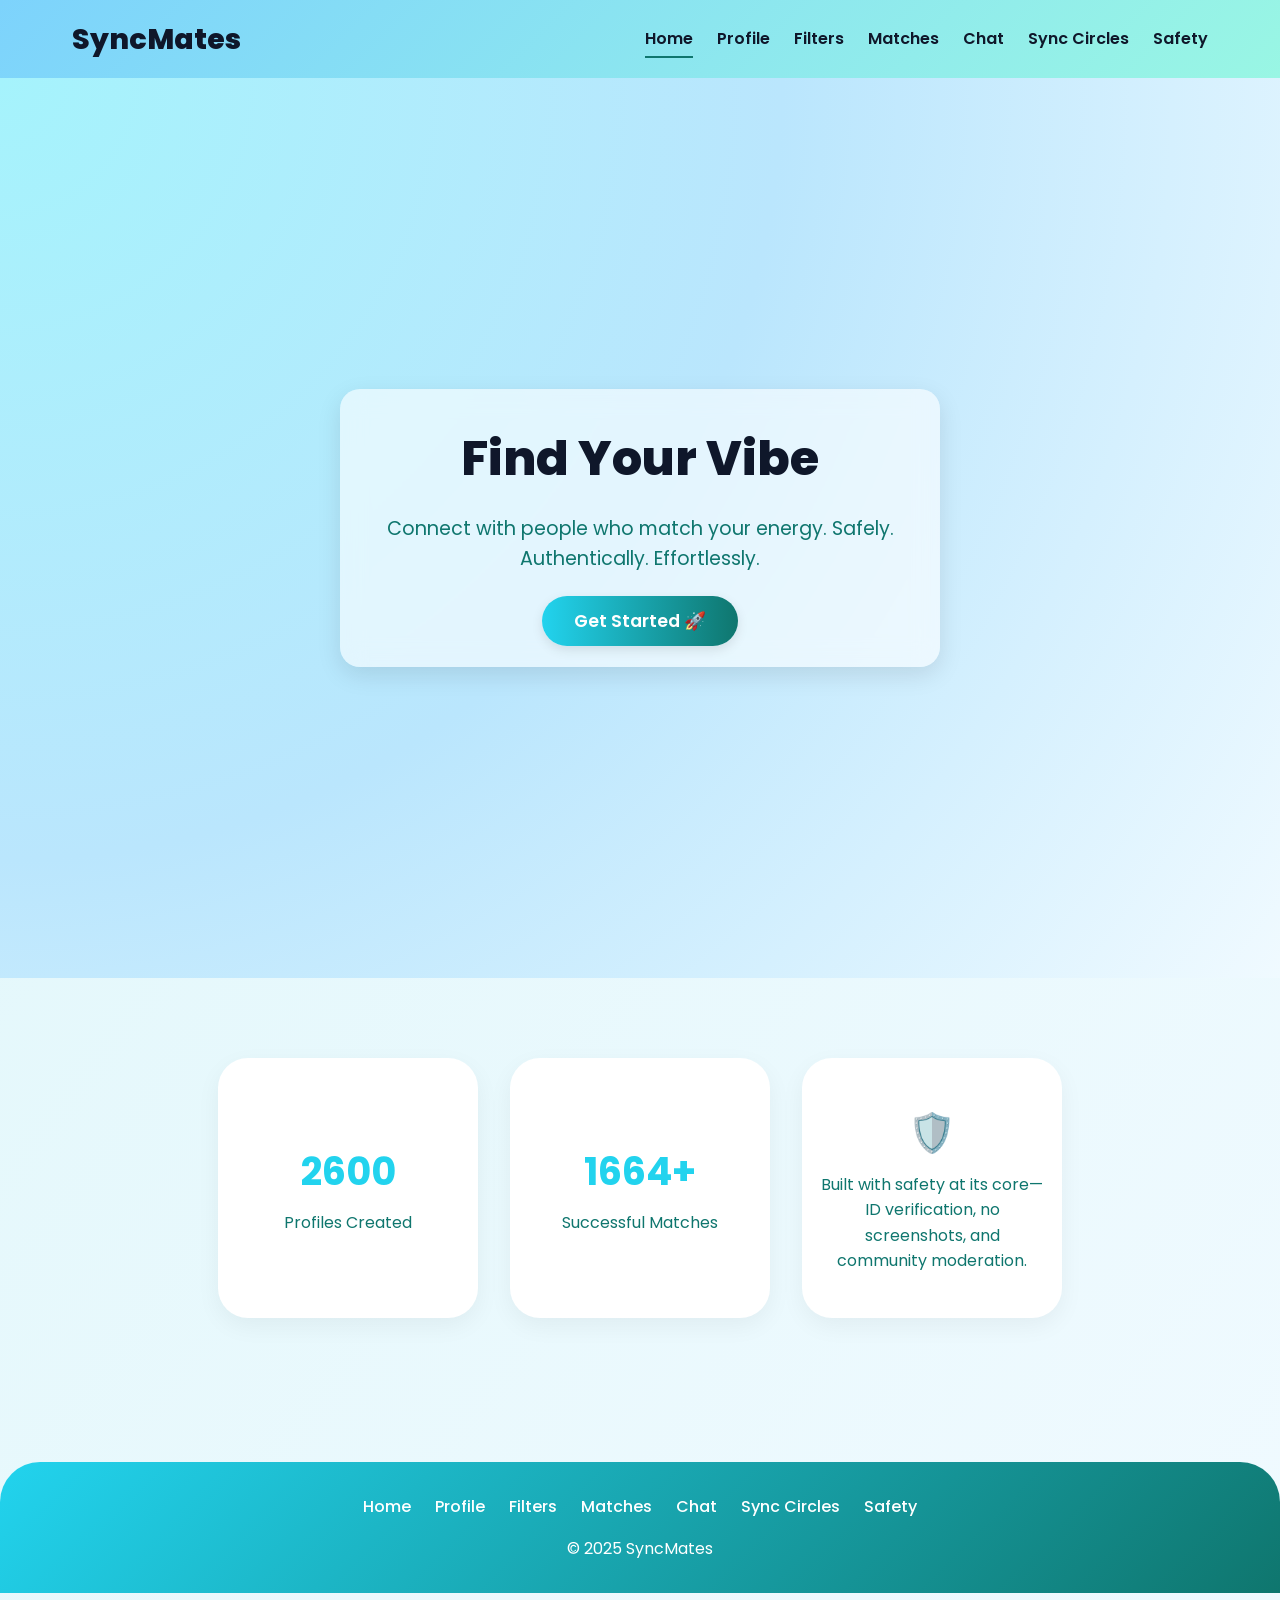
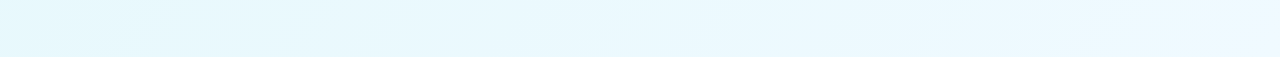
<file: index.html>
<!DOCTYPE html>
<html lang="en">
<head>
  <meta charset="UTF-8" />
  <meta name="viewport" content="width=device-width, initial-scale=1.0" />
  <title>SyncMates – Connect. Match. Meet.</title>
  <link rel="stylesheet" href="style.css" />
  <link href="https://fonts.googleapis.com/css2?family=Poppins:wght@400;600;800&display=swap" rel="stylesheet">
</head>
<body>
  <header>
    <nav>
      <div class="logo">SyncMates</div>
      <ul class="nav-links">
        <li><a href="index.html" class="active">Home</a></li>
        <li><a href="profile.html">Profile</a></li>
        <li><a href="filters.html">Filters</a></li>
        <li><a href="matches.html">Matches</a></li>
        <li><a href="chat.html">Chat</a></li>
        <li><a href="sync-circles.html">Sync Circles</a></li>
        <li><a href="safety.html">Safety</a></li>
      </ul>
    </nav>
  </header>

  <section class="hero">
    <div class="hero-content">
      <h1>Find Your Vibe</h1>
      <p>Connect with people who match your energy. Safely. Authentically. Effortlessly.</p>
      <a href="profile.html" class="cta-btn">Get Started 🚀</a>
    </div>
  </section>

  <section class="impact-section">
    <div class="impact-bubble">
      <h2><span class="counter" data-target="5000">0</span></h2>
      <p>Profiles Created</p>
    </div>
    <div class="impact-bubble">
      <h2><span class="counter" data-target="3200">0</span>+</h2>
      <p>Successful Matches</p>
    </div>
    <div class="impact-bubble">
      <h2>🛡️</h2>
      <p>Built with safety at its core—ID verification, no screenshots, and community moderation.</p>
    </div>
  </section>

  <footer>
    <div class="footer-links">
      <a href="index.html">Home</a>
      <a href="profile.html">Profile</a>
      <a href="filters.html">Filters</a>
      <a href="matches.html">Matches</a>
      <a href="chat.html">Chat</a>
      <a href="sync-circles.html">Sync Circles</a>
      <a href="safety.html">Safety</a>
    </div>
    <p>© 2025 SyncMates</p>
  </footer>

  <script>
    const counters = document.querySelectorAll('.counter');
    const speed = 50;

    const animateCounters = () => {
      counters.forEach(counter => {
        const updateCount = () => {
          const target = +counter.getAttribute('data-target');
          const count = +counter.innerText;
          const increment = Math.ceil(target / speed);

          if (count < target) {
            counter.innerText = count + increment;
            setTimeout(updateCount, 30);
          } else {
            counter.innerText = target;
          }
        };
        updateCount();
      });
    };

    const observer = new IntersectionObserver(entries => {
      entries.forEach(entry => {
        if (entry.isIntersecting) {
          animateCounters();
          observer.disconnect();
        }
      });
    });

    counters.forEach(counter => observer.observe(counter));
  </script>
</body>
</html>
</file>
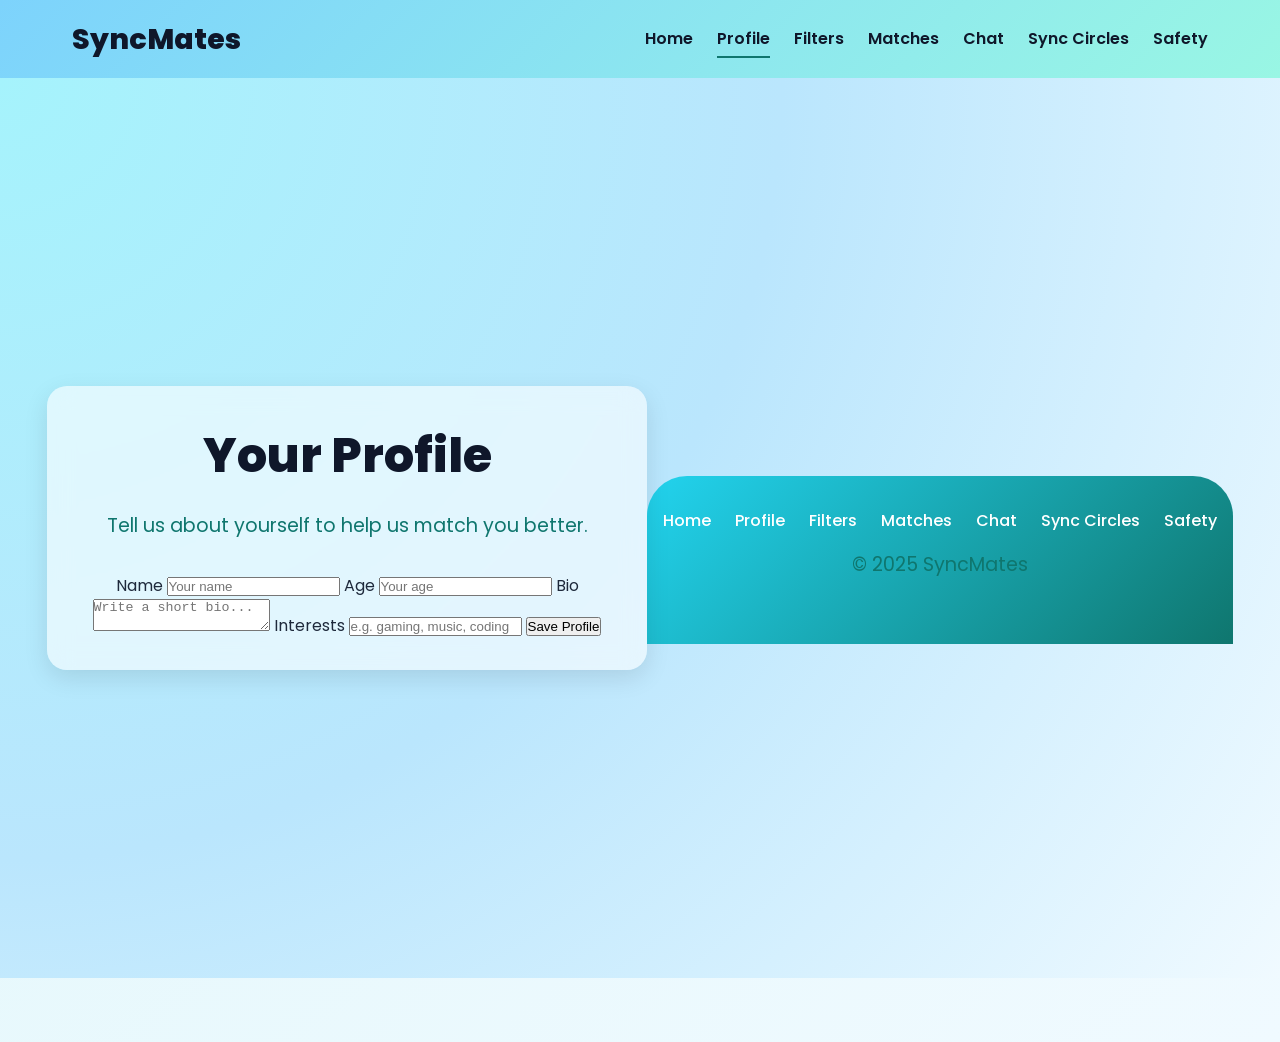
<file: profile.html>
<!DOCTYPE html>
<html lang="en">
<head>
  <meta charset="UTF-8" />
  <meta name="viewport" content="width=device-width, initial-scale=1.0" />
  <title>SyncMates – Profile</title>
  <link rel="stylesheet" href="style.css" />
  <link href="https://fonts.googleapis.com/css2?family=Poppins:wght@400;600;800&display=swap" rel="stylesheet">
</head>
<body>
  <header>
    <nav>
      <div class="logo">SyncMates</div>
      <ul class="nav-links">
        <li><a href="index.html">Home</a></li>
        <li><a href="profile.html" class="active">Profile</a></li>
        <li><a href="filters.html">Filters</a></li>
        <li><a href="matches.html">Matches</a></li>
        <li><a href="chat.html">Chat</a></li>
        <li><a href="sync-circles.html">Sync Circles</a></li>
        <li><a href="safety.html">Safety</a></li>
      </ul>
    </nav>
  </header>

  <section class="hero">
    <div class="hero-content">
      <h1>Your Profile</h1>
      <p>Tell us about yourself to help us match you better.</p>
          <form>
      <label>Name</label>
      <input type="text" placeholder="Your name" />

      <label>Age</label>
      <input type="number" placeholder="Your age" />

      <label>Bio</label>
      <textarea placeholder="Write a short bio..."></textarea>

      <label>Interests</label>
      <input type="text" placeholder="e.g. gaming, music, coding" />

      <button type="submit">Save Profile</button>
    </form>
  </main>
    </div>
  
  <footer>
    <div class="footer-links">
      <a href="index.html">Home</a>
      <a href="profile.html">Profile</a>
      <a href="filters.html">Filters</a>
      <a href="matches.html">Matches</a>
      <a href="chat.html">Chat</a>
      <a href="sync-circles.html">Sync Circles</a>
      <a href="safety.html">Safety</a>
    </div>
    <p>© 2025 SyncMates</p>
  </footer>
</body>
</html>
</file>
<file: style.css>
/* Reset and base styles */
* {
  margin: 0;
  padding: 0;
  box-sizing: border-box;
}

body {
  font-family: 'Poppins', sans-serif;
  background: linear-gradient(to bottom right, #e0f7fa, #f0faff);
  color: #1e293b;
  line-height: 1.6;
  padding-bottom: 4rem;
}

a {
  text-decoration: none;
  color: inherit;
}

ul {
  list-style: none;
}

/* Navigation */
header {
  background: linear-gradient(135deg, #7dd3fc, #99f6e4);
  box-shadow: 0 4px 12px rgba(0, 0, 0, 0.05);
}

nav {
  max-width: 1200px;
  margin: 0 auto;
  padding: 1rem 2rem;
  display: flex;
  justify-content: space-between;
  align-items: center;
  flex-wrap: wrap;
}

.logo {
  font-size: 1.8rem;
  font-weight: 800;
  color: #0f172a;
}

.nav-links {
  display: flex;
  gap: 1.5rem;
  flex-wrap: wrap;
}

.nav-links a {
  font-weight: 600;
  color: #0f172a;
  padding: 0.5rem 0;
  position: relative;
}

.nav-links a::after {
  content: '';
  position: absolute;
  bottom: 0;
  left: 0;
  width: 0%;
  height: 2px;
  background-color: #0f766e;
  transition: width 0.3s ease;
}

.nav-links a:hover::after,
.nav-links .active::after {
  width: 100%;
}

/* Hero Section */
.hero {
  height: 100vh;
  display: flex;
  align-items: center;
  justify-content: center;
  background: radial-gradient(circle at top left, #a5f3fc, #bae6fd, #f0faff);
  position: relative;
  overflow: hidden;
}

.hero-content {
  text-align: center;
  padding: 2rem;
  background: rgba(255, 255, 255, 0.6);
  backdrop-filter: blur(12px);
  border-radius: 20px;
  box-shadow: 0 8px 24px rgba(0, 0, 0, 0.1);
  max-width: 600px;
}

.hero h1 {
  font-size: 3rem;
  font-weight: 800;
  color: #0f172a;
  margin-bottom: 1rem;
}

.hero p {
  font-size: 1.2rem;
  color: #0f766e;
  margin-bottom: 2rem;
}

.cta-btn {
  background: linear-gradient(to right, #22d3ee, #0f766e);
  color: white;
  padding: 0.8rem 2rem;
  font-size: 1.1rem;
  border-radius: 30px;
  font-weight: 600;
  box-shadow: 0 4px 12px rgba(0, 0, 0, 0.1);
  transition: transform 0.3s ease, background 0.3s ease;
}

.cta-btn:hover {
  transform: scale(1.05);
  background: linear-gradient(to right, #0f766e, #22d3ee);
}

/* Impact Section */
.impact-section {
  display: flex;
  flex-wrap: wrap;
  justify-content: center;
  gap: 2rem;
  padding: 80px 20px;
}

.impact-bubble {
  background: white;
  width: 260px;
  height: 260px;
  border-radius: 30px;
  display: flex;
  flex-direction: column;
  justify-content: center;
  align-items: center;
  box-shadow: 0 8px 24px rgba(0, 0, 0, 0.05);
  transition: transform 0.3s ease;
  text-align: center;
  padding: 1rem;
}

.impact-bubble:hover {
  transform: translateY(-5px);
}

.impact-bubble h2 {
  font-size: 2.4rem;
  color: #22d3ee;
  margin-bottom: 0.5rem;
}

.impact-bubble p {
  font-size: 1rem;
  color: #0f766e;
}

/* Footer */
footer {
  background: linear-gradient(135deg, #22d3ee, #0f766e);
  color: white;
  padding: 2rem 1rem;
  text-align: center;
  margin-top: 4rem;
  border-top-left-radius: 40px;
  border-top-right-radius: 40px;
}

.footer-links {
  display: flex;
  justify-content: center;
  flex-wrap: wrap;
  gap: 1.5rem;
  margin-bottom: 1rem;
}

.footer-links a {
  font-weight: 500;
  color: white;
  transition: color 0.2s ease;
}

.footer-links a:hover {
  color: #bae6fd;
}

/* Responsive */
</file>
